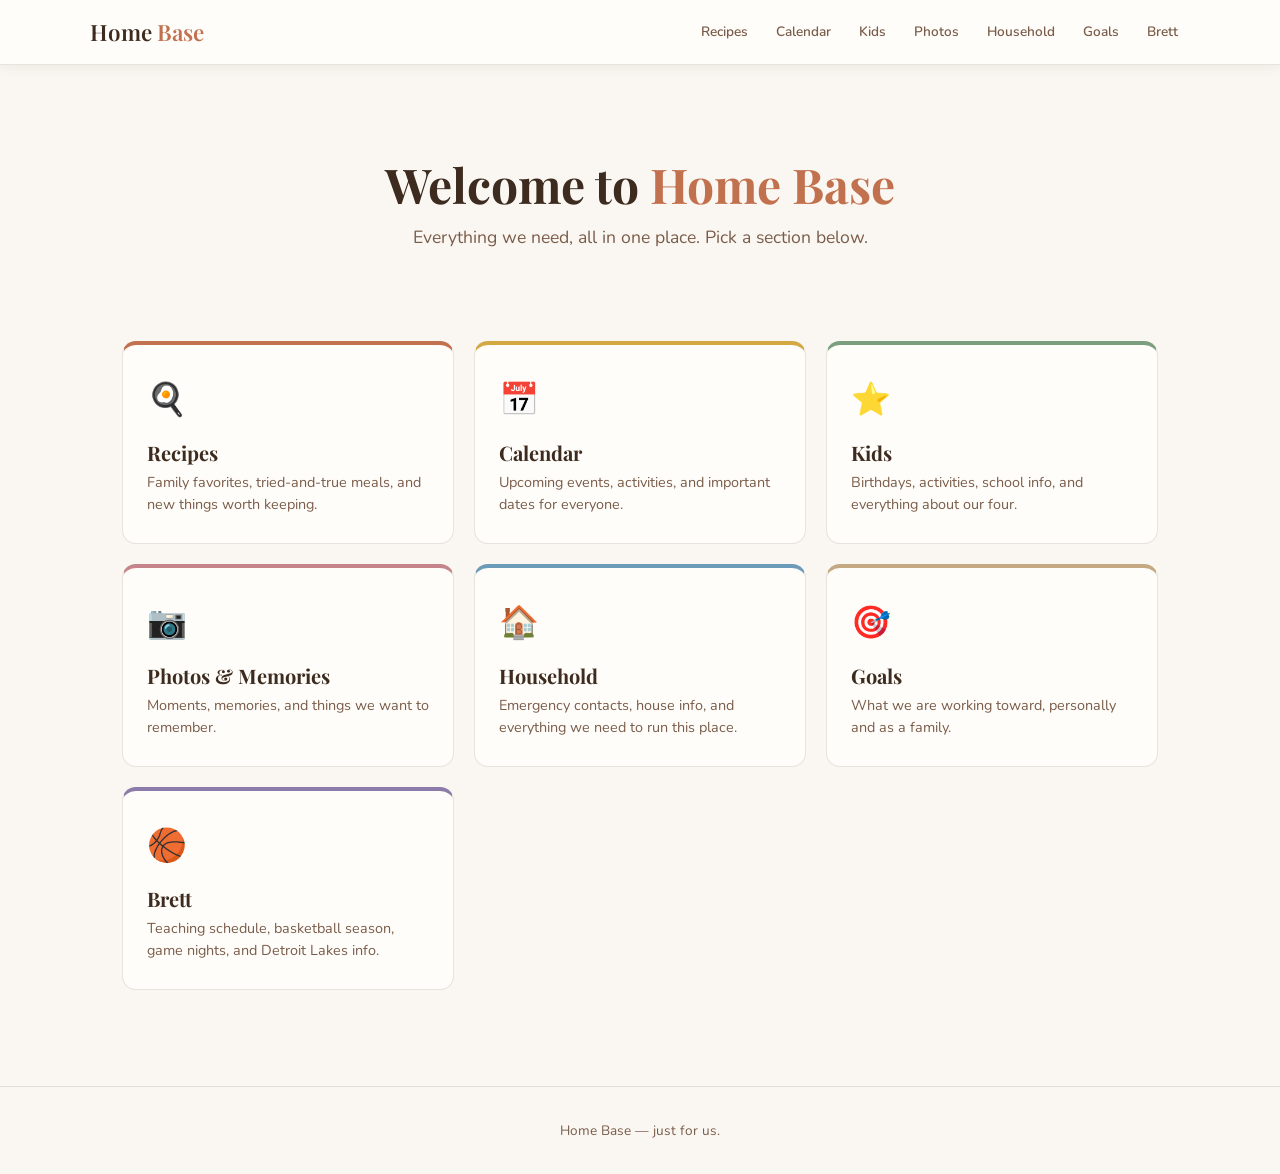
<file: index.html>
<!DOCTYPE html>
<html lang="en">
<head>
  <meta charset="UTF-8" />
  <meta name="viewport" content="width=device-width, initial-scale=1.0" />
  <title>Home Base</title>
  <link rel="stylesheet" href="style.css" />
</head>
<body>

  <header>
    <div class="header-inner">
      <a href="index.html" class="site-title">Home <span>Base</span></a>
      <button class="hamburger" aria-label="Open menu" onclick="document.querySelector('nav').classList.toggle('open')">☰</button>
      <nav>
        <a href="recipes.html">Recipes</a>
        <a href="calendar.html">Calendar</a>
        <a href="kids.html">Kids</a>
        <a href="photos.html">Photos</a>
        <a href="household.html">Household</a>
        <a href="goals.html">Goals</a>
        <a href="brett.html">Brett</a>
      </nav>
    </div>
  </header>

  <main>
    <div class="hero">
      <h1>Welcome to <span>Home Base</span></h1>
      <p>Everything we need, all in one place. Pick a section below.</p>
    </div>

    <div class="nav-grid">

      <!-- RECIPES -->
      <a href="recipes.html" class="nav-card recipes">
        <span class="nav-card-icon">🍳</span>
        <h2>Recipes</h2>
        <p>Family favorites, tried-and-true meals, and new things worth keeping.</p>
      </a>

      <!-- CALENDAR -->
      <a href="calendar.html" class="nav-card calendar">
        <span class="nav-card-icon">📅</span>
        <h2>Calendar</h2>
        <p>Upcoming events, activities, and important dates for everyone.</p>
      </a>

      <!-- KIDS -->
      <a href="kids.html" class="nav-card kids">
        <span class="nav-card-icon">⭐</span>
        <h2>Kids</h2>
        <p>Birthdays, activities, school info, and everything about our four.</p>
      </a>

      <!-- PHOTOS -->
      <a href="photos.html" class="nav-card photos">
        <span class="nav-card-icon">📷</span>
        <h2>Photos & Memories</h2>
        <p>Moments, memories, and things we want to remember.</p>
      </a>

      <!-- HOUSEHOLD -->
      <a href="household.html" class="nav-card household">
        <span class="nav-card-icon">🏠</span>
        <h2>Household</h2>
        <p>Emergency contacts, house info, and everything we need to run this place.</p>
      </a>

      <!-- GOALS -->
      <a href="goals.html" class="nav-card goals">
        <span class="nav-card-icon">🎯</span>
        <h2>Goals</h2>
        <p>What we are working toward, personally and as a family.</p>
      </a>

      <!-- BRETT -->
      <a href="brett.html" class="nav-card brett">
        <span class="nav-card-icon">🏀</span>
        <h2>Brett</h2>
        <p>Teaching schedule, basketball season, game nights, and Detroit Lakes info.</p>
      </a>

    </div>
  </main>

  <footer>
    <p>Home Base &mdash; just for us.</p>
  </footer>

</body>
</html>
</file>
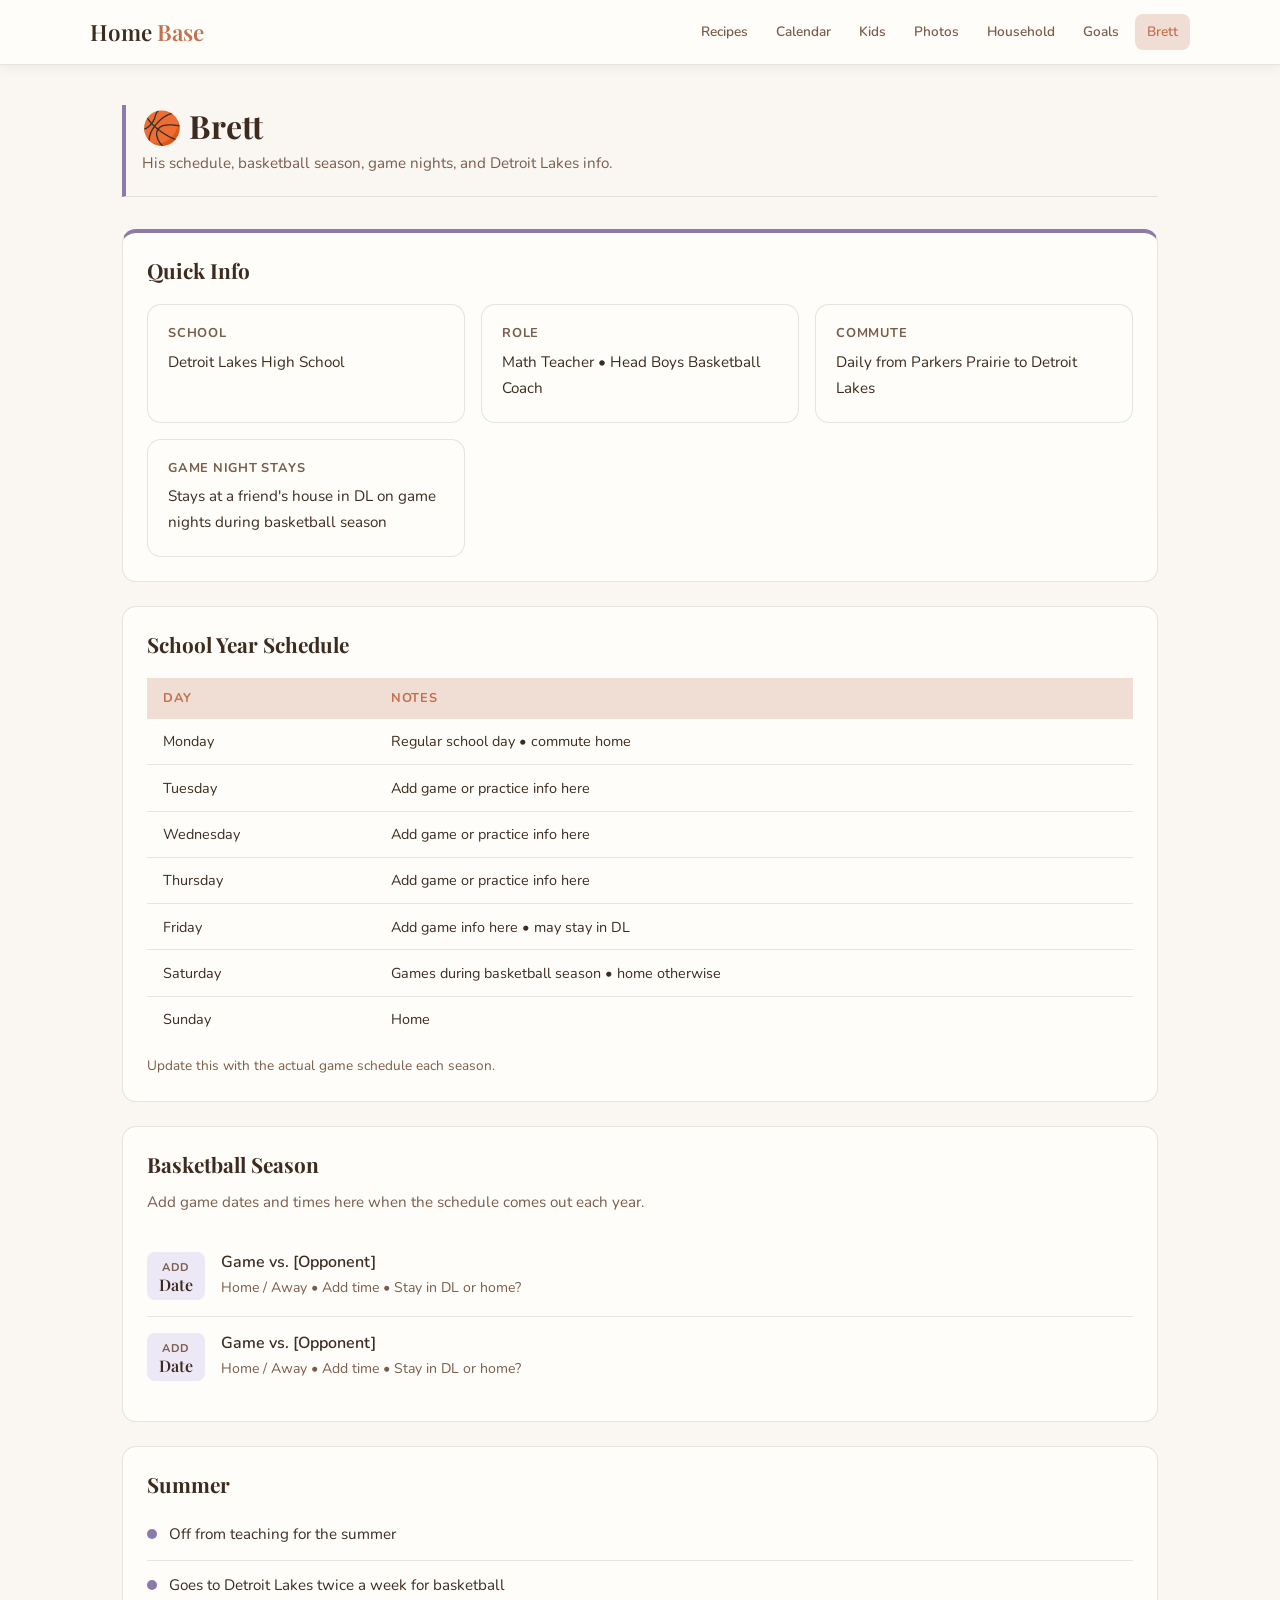
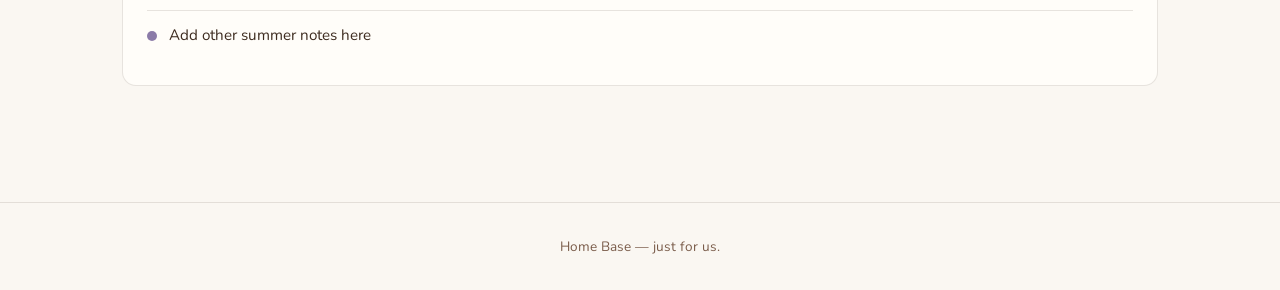
<file: brett.html>
<!DOCTYPE html>
<html lang="en">
<head>
  <meta charset="UTF-8" />
  <meta name="viewport" content="width=device-width, initial-scale=1.0" />
  <title>Brett — Home Base</title>
  <link rel="stylesheet" href="style.css" />
  <style>
    .brett-accent { border-top: 4px solid #8B7BA8; }
    .page-header.accent-brett { border-left: 4px solid #8B7BA8; padding-left: 1rem; }
  </style>
</head>
<body>

  <header>
    <div class="header-inner">
      <a href="index.html" class="site-title">Home <span>Base</span></a>
      <button class="hamburger" aria-label="Open menu" onclick="document.querySelector('nav').classList.toggle('open')">☰</button>
      <nav>
        <a href="recipes.html">Recipes</a>
        <a href="calendar.html">Calendar</a>
        <a href="kids.html">Kids</a>
        <a href="photos.html">Photos</a>
        <a href="household.html">Household</a>
        <a href="goals.html">Goals</a>
        <a href="brett.html" class="active">Brett</a>
      </nav>
    </div>
  </header>

  <main>
    <div class="page-header accent-brett">
      <h1>🏀 Brett</h1>
      <p>His schedule, basketball season, game nights, and Detroit Lakes info.</p>
    </div>

    <!-- QUICK INFO -->
    <div class="card brett-accent" style="margin-bottom:1.5rem;">
      <h2 style="margin-bottom:1.25rem;">Quick Info</h2>
      <div class="contact-grid">

        <div class="contact-card">
          <h3>School</h3>
          <p>Detroit Lakes High School</p>
        </div>

        <div class="contact-card">
          <h3>Role</h3>
          <p>Math Teacher &bull; Head Boys Basketball Coach</p>
        </div>

        <div class="contact-card">
          <h3>Commute</h3>
          <p>Daily from Parkers Prairie to Detroit Lakes</p>
        </div>

        <div class="contact-card">
          <h3>Game Night Stays</h3>
          <p>Stays at a friend's house in DL on game nights during basketball season</p>
        </div>

      </div>
    </div>

    <!-- SCHOOL YEAR SCHEDULE -->
    <div class="card" style="margin-bottom:1.5rem;">
      <h2 style="margin-bottom:1.25rem;">School Year Schedule</h2>
      <table class="schedule-table">
        <thead>
          <tr>
            <th>Day</th>
            <th>Notes</th>
          </tr>
        </thead>
        <tbody>
          <tr><td>Monday</td><td>Regular school day &bull; commute home</td></tr>
          <tr><td>Tuesday</td><td>Add game or practice info here</td></tr>
          <tr><td>Wednesday</td><td>Add game or practice info here</td></tr>
          <tr><td>Thursday</td><td>Add game or practice info here</td></tr>
          <tr><td>Friday</td><td>Add game info here &bull; may stay in DL</td></tr>
          <tr><td>Saturday</td><td>Games during basketball season &bull; home otherwise</td></tr>
          <tr><td>Sunday</td><td>Home</td></tr>
        </tbody>
      </table>
      <p style="font-size:0.85rem; color:var(--brown-mid); margin-top:0.75rem;">Update this with the actual game schedule each season.</p>
    </div>

    <!-- BASKETBALL SEASON -->
    <div class="card" style="margin-bottom:1.5rem;">
      <h2 style="margin-bottom:0.75rem;">Basketball Season</h2>
      <p style="font-size:0.95rem; color:var(--brown-mid); margin-bottom:1.25rem;">Add game dates and times here when the schedule comes out each year.</p>
      <ul class="event-list">

        <li class="event-item">
          <div class="event-date" style="background:#EDE8F5;">
            <span class="month">Add</span>
            <span class="day" style="font-size:1rem;">Date</span>
          </div>
          <div class="event-info">
            <h3>Game vs. [Opponent]</h3>
            <p>Home / Away &bull; Add time &bull; Stay in DL or home?</p>
          </div>
        </li>

        <li class="event-item">
          <div class="event-date" style="background:#EDE8F5;">
            <span class="month">Add</span>
            <span class="day" style="font-size:1rem;">Date</span>
          </div>
          <div class="event-info">
            <h3>Game vs. [Opponent]</h3>
            <p>Home / Away &bull; Add time &bull; Stay in DL or home?</p>
          </div>
        </li>

      </ul>
    </div>

    <!-- SUMMER -->
    <div class="card">
      <h2 style="margin-bottom:0.75rem;">Summer</h2>
      <ul class="goal-list">
        <li class="goal-item"><span class="goal-dot" style="background:#8B7BA8;"></span>Off from teaching for the summer</li>
        <li class="goal-item"><span class="goal-dot" style="background:#8B7BA8;"></span>Goes to Detroit Lakes twice a week for basketball</li>
        <li class="goal-item"><span class="goal-dot" style="background:#8B7BA8;"></span>Add other summer notes here</li>
      </ul>
    </div>

  </main>

  <footer>
    <p>Home Base &mdash; just for us.</p>
  </footer>

</body>
</html>
</file>
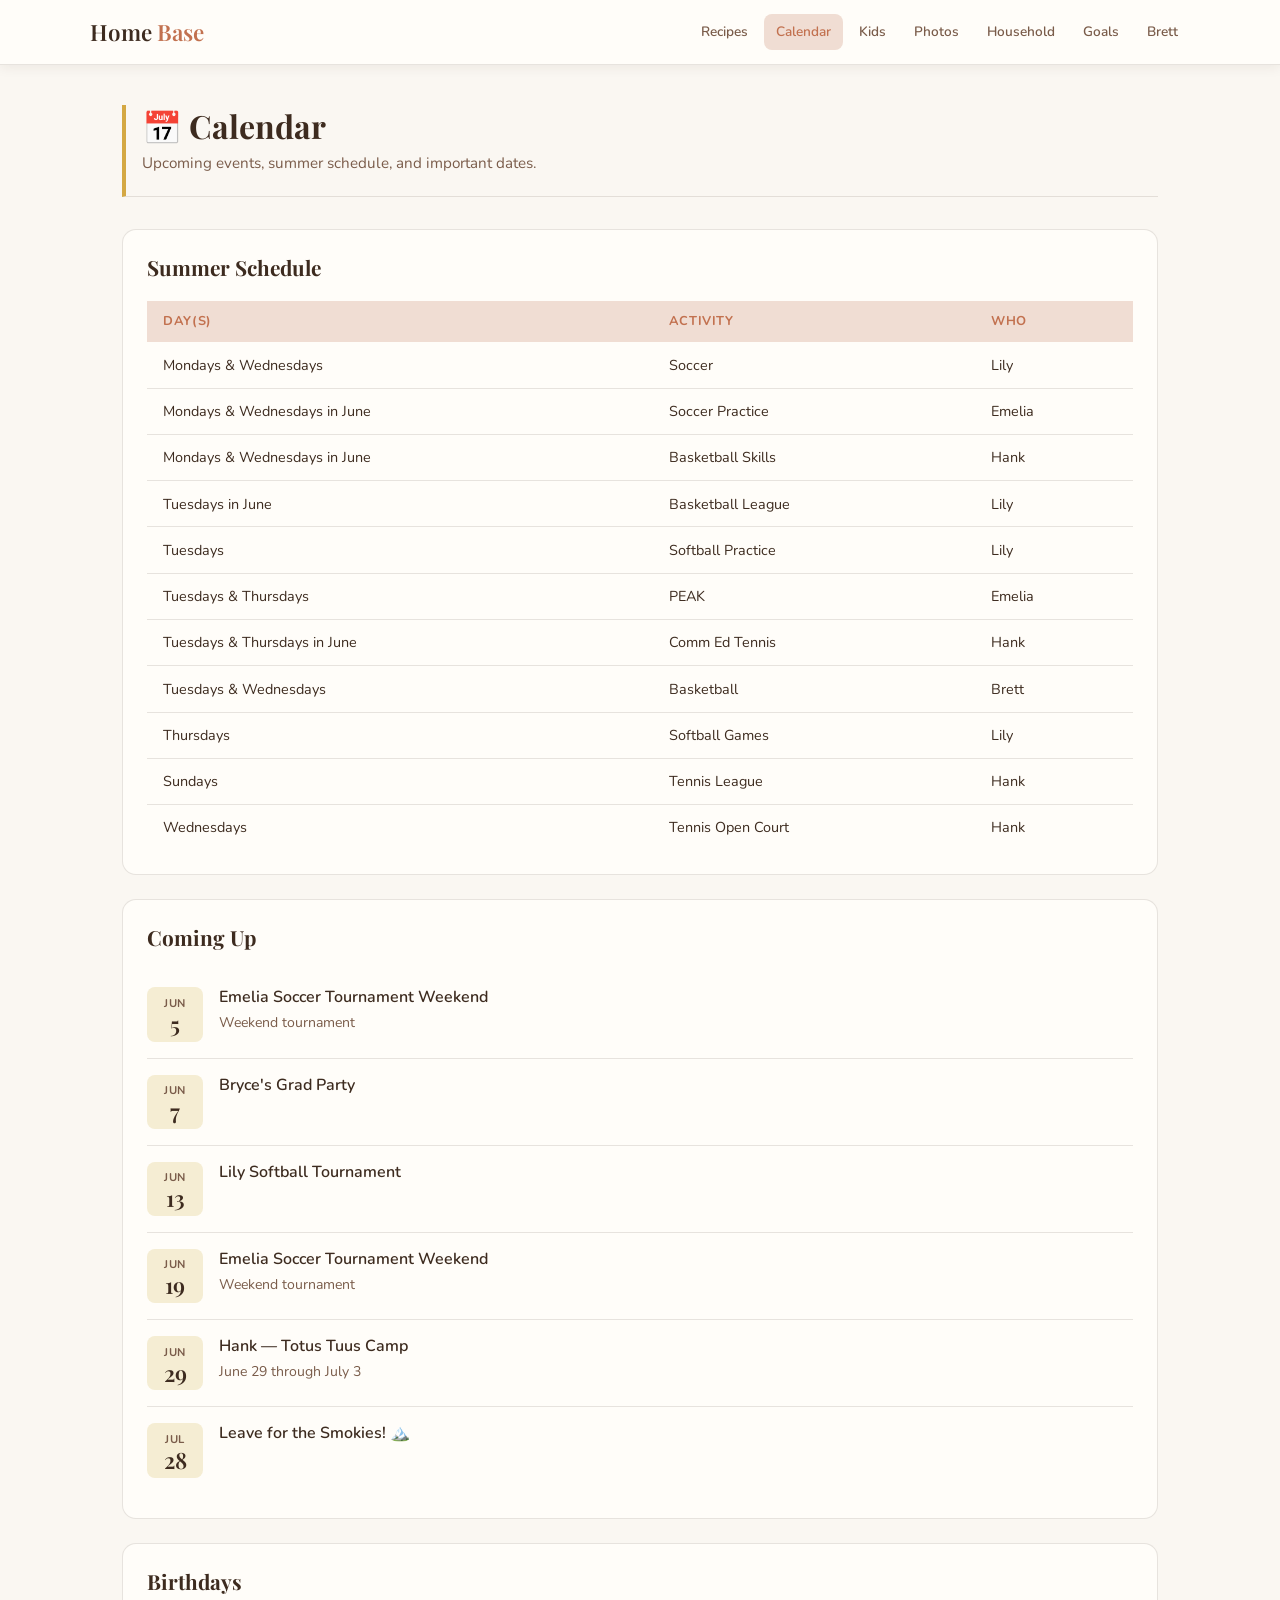
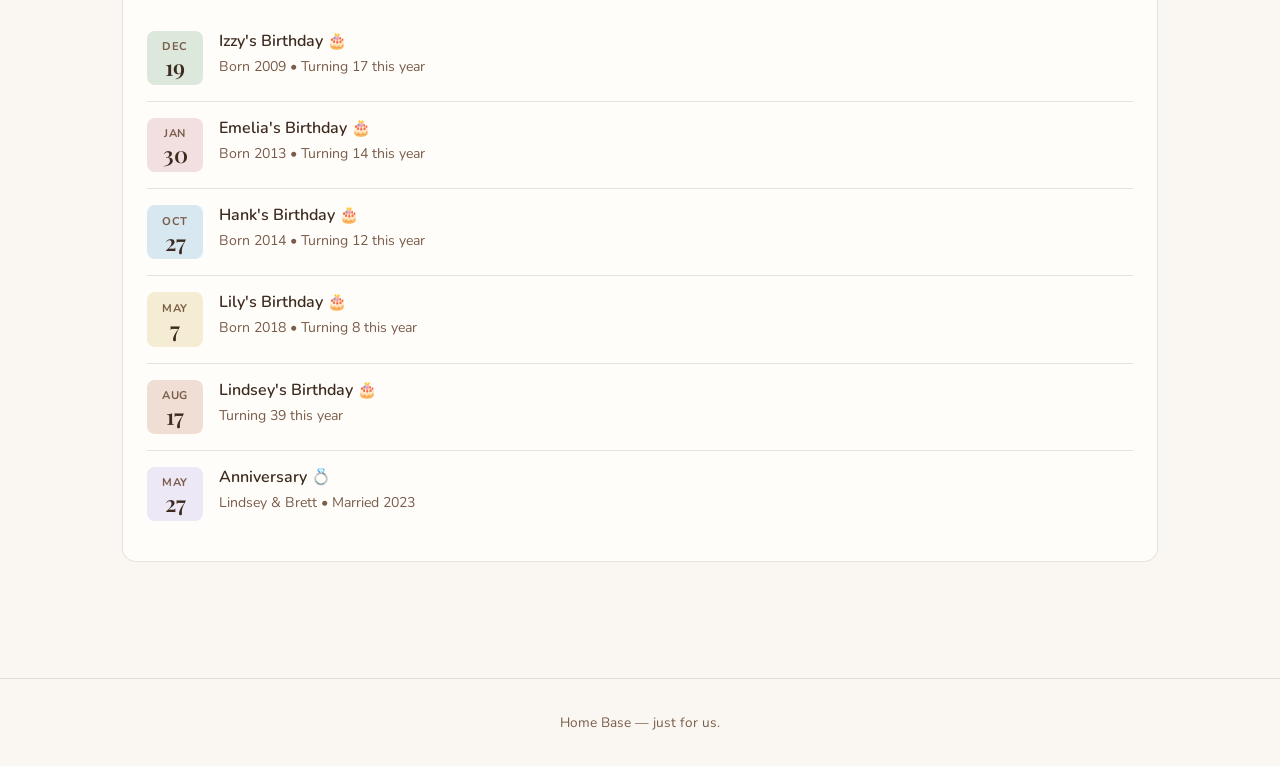
<file: calendar.html>
<!DOCTYPE html>
<html lang="en">
<head>
  <meta charset="UTF-8" />
  <meta name="viewport" content="width=device-width, initial-scale=1.0" />
  <title>Calendar — Home Base</title>
  <link rel="stylesheet" href="style.css" />
</head>
<body>

  <header>
    <div class="header-inner">
      <a href="index.html" class="site-title">Home <span>Base</span></a>
      <button class="hamburger" aria-label="Open menu" onclick="document.querySelector('nav').classList.toggle('open')">☰</button>
      <nav>
        <a href="recipes.html">Recipes</a>
        <a href="calendar.html" class="active">Calendar</a>
        <a href="kids.html">Kids</a>
        <a href="photos.html">Photos</a>
        <a href="household.html">Household</a>
        <a href="goals.html">Goals</a>
        <a href="brett.html">Brett</a>
      </nav>
    </div>
  </header>

  <main>
    <div class="page-header accent-calendar">
      <h1>📅 Calendar</h1>
      <p>Upcoming events, summer schedule, and important dates.</p>
    </div>

    <!-- SUMMER SCHEDULE -->
    <div class="card" style="margin-bottom:1.5rem;">
      <h2 style="margin-bottom:1.25rem;">Summer Schedule</h2>
      <table class="schedule-table">
        <thead>
          <tr>
            <th>Day(s)</th>
            <th>Activity</th>
            <th>Who</th>
          </tr>
        </thead>
        <tbody>
          <tr><td>Mondays &amp; Wednesdays</td><td>Soccer</td><td>Lily</td></tr>
          <tr><td>Mondays &amp; Wednesdays in June</td><td>Soccer Practice</td><td>Emelia</td></tr>
          <tr><td>Mondays &amp; Wednesdays in June</td><td>Basketball Skills</td><td>Hank</td></tr>
          <tr><td>Tuesdays in June</td><td>Basketball League</td><td>Lily</td></tr>
          <tr><td>Tuesdays</td><td>Softball Practice</td><td>Lily</td></tr>
          <tr><td>Tuesdays &amp; Thursdays</td><td>PEAK</td><td>Emelia</td></tr>
          <tr><td>Tuesdays &amp; Thursdays in June</td><td>Comm Ed Tennis</td><td>Hank</td></tr>
          <tr><td>Tuesdays &amp; Wednesdays</td><td>Basketball</td><td>Brett</td></tr>
          <tr><td>Thursdays</td><td>Softball Games</td><td>Lily</td></tr>
          <tr><td>Sundays</td><td>Tennis League</td><td>Hank</td></tr>
          <tr><td>Wednesdays</td><td>Tennis Open Court</td><td>Hank</td></tr>
        </tbody>
      </table>
    </div>

    <!-- COMING UP -->
    <div class="card" style="margin-bottom:1.5rem;">
      <h2 style="margin-bottom:1.25rem;">Coming Up</h2>
      <ul class="event-list">

        <li class="event-item">
          <div class="event-date">
            <span class="month">Jun</span>
            <span class="day">5</span>
          </div>
          <div class="event-info">
            <h3>Emelia Soccer Tournament Weekend</h3>
            <p>Weekend tournament</p>
          </div>
        </li>

        <li class="event-item">
          <div class="event-date">
            <span class="month">Jun</span>
            <span class="day">7</span>
          </div>
          <div class="event-info">
            <h3>Bryce's Grad Party</h3>
            <p></p>
          </div>
        </li>

        <li class="event-item">
          <div class="event-date">
            <span class="month">Jun</span>
            <span class="day">13</span>
          </div>
          <div class="event-info">
            <h3>Lily Softball Tournament</h3>
            <p></p>
          </div>
        </li>

        <li class="event-item">
          <div class="event-date">
            <span class="month">Jun</span>
            <span class="day">19</span>
          </div>
          <div class="event-info">
            <h3>Emelia Soccer Tournament Weekend</h3>
            <p>Weekend tournament</p>
          </div>
        </li>

        <li class="event-item">
          <div class="event-date">
            <span class="month">Jun</span>
            <span class="day">29</span>
          </div>
          <div class="event-info">
            <h3>Hank — Totus Tuus Camp</h3>
            <p>June 29 through July 3</p>
          </div>
        </li>

        <li class="event-item">
          <div class="event-date">
            <span class="month">Jul</span>
            <span class="day">28</span>
          </div>
          <div class="event-info">
            <h3>Leave for the Smokies! 🏔️</h3>
            <p></p>
          </div>
        </li>

      </ul>
    </div>

    <!-- BIRTHDAYS -->
    <div class="card" style="margin-top:1.5rem;">
      <h2 style="margin-bottom:1.25rem;">Birthdays</h2>
      <ul class="event-list">

        <li class="event-item">
          <div class="event-date" style="background:var(--sage-light);">
            <span class="month">Dec</span>
            <span class="day">19</span>
          </div>
          <div class="event-info">
            <h3>Izzy's Birthday 🎂</h3>
            <p>Born 2009 &bull; Turning 17 this year</p>
          </div>
        </li>

        <li class="event-item">
          <div class="event-date" style="background:var(--dusty-rose-light);">
            <span class="month">Jan</span>
            <span class="day">30</span>
          </div>
          <div class="event-info">
            <h3>Emelia's Birthday 🎂</h3>
            <p>Born 2013 &bull; Turning 14 this year</p>
          </div>
        </li>

        <li class="event-item">
          <div class="event-date" style="background:var(--sky-light);">
            <span class="month">Oct</span>
            <span class="day">27</span>
          </div>
          <div class="event-info">
            <h3>Hank's Birthday 🎂</h3>
            <p>Born 2014 &bull; Turning 12 this year</p>
          </div>
        </li>

        <li class="event-item">
          <div class="event-date" style="background:var(--golden-light);">
            <span class="month">May</span>
            <span class="day">7</span>
          </div>
          <div class="event-info">
            <h3>Lily's Birthday 🎂</h3>
            <p>Born 2018 &bull; Turning 8 this year</p>
          </div>
        </li>

        <li class="event-item">
          <div class="event-date" style="background:var(--terracotta-light);">
            <span class="month">Aug</span>
            <span class="day">17</span>
          </div>
          <div class="event-info">
            <h3>Lindsey's Birthday 🎂</h3>
            <p>Turning 39 this year</p>
          </div>
        </li>

        <li class="event-item">
          <div class="event-date" style="background:#EDE8F5;">
            <span class="month">May</span>
            <span class="day">27</span>
          </div>
          <div class="event-info">
            <h3>Anniversary 💍</h3>
            <p>Lindsey &amp; Brett &bull; Married 2023</p>
          </div>
        </li>

      </ul>
    </div>

  </main>

  <footer>
    <p>Home Base &mdash; just for us.</p>
  </footer>

</body>
</html>
</file>
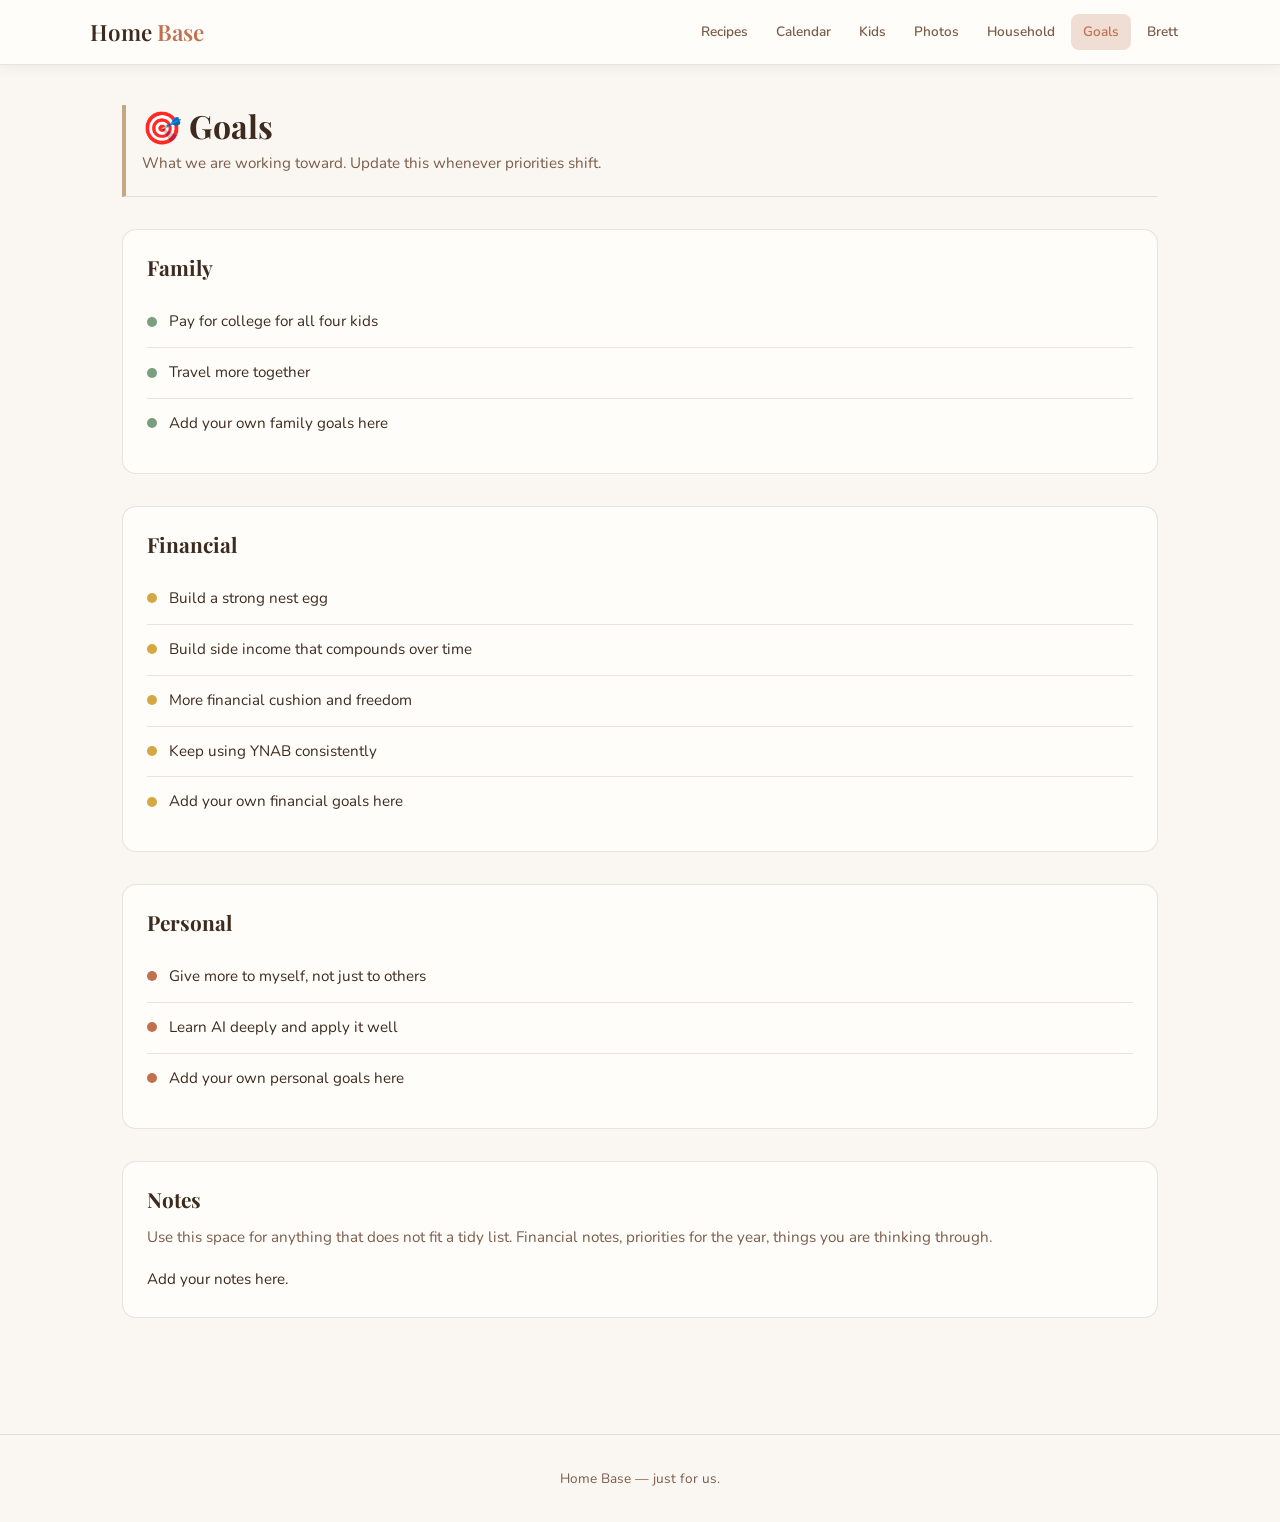
<file: goals.html>
<!DOCTYPE html>
<html lang="en">
<head>
  <meta charset="UTF-8" />
  <meta name="viewport" content="width=device-width, initial-scale=1.0" />
  <title>Goals — Home Base</title>
  <link rel="stylesheet" href="style.css" />
</head>
<body>

  <header>
    <div class="header-inner">
      <a href="index.html" class="site-title">Home <span>Base</span></a>
      <button class="hamburger" aria-label="Open menu" onclick="document.querySelector('nav').classList.toggle('open')">☰</button>
      <nav>
        <a href="recipes.html">Recipes</a>
        <a href="calendar.html">Calendar</a>
        <a href="kids.html">Kids</a>
        <a href="photos.html">Photos</a>
        <a href="household.html">Household</a>
        <a href="goals.html" class="active">Goals</a>
        <a href="brett.html">Brett</a>
      </nav>
    </div>
  </header>

  <main>
    <div class="page-header accent-goals">
      <h1>🎯 Goals</h1>
      <p>What we are working toward. Update this whenever priorities shift.</p>
    </div>

    <!-- FAMILY GOALS -->
    <div class="card goal-section">
      <h2>Family</h2>
      <ul class="goal-list">
        <li class="goal-item"><span class="goal-dot" style="background:var(--sage);"></span>Pay for college for all four kids</li>
        <li class="goal-item"><span class="goal-dot" style="background:var(--sage);"></span>Travel more together</li>
        <li class="goal-item"><span class="goal-dot" style="background:var(--sage);"></span>Add your own family goals here</li>
      </ul>
    </div>

    <!-- FINANCIAL GOALS -->
    <div class="card goal-section">
      <h2>Financial</h2>
      <ul class="goal-list">
        <li class="goal-item"><span class="goal-dot" style="background:var(--golden);"></span>Build a strong nest egg</li>
        <li class="goal-item"><span class="goal-dot" style="background:var(--golden);"></span>Build side income that compounds over time</li>
        <li class="goal-item"><span class="goal-dot" style="background:var(--golden);"></span>More financial cushion and freedom</li>
        <li class="goal-item"><span class="goal-dot" style="background:var(--golden);"></span>Keep using YNAB consistently</li>
        <li class="goal-item"><span class="goal-dot" style="background:var(--golden);"></span>Add your own financial goals here</li>
      </ul>
    </div>

    <!-- PERSONAL GOALS -->
    <div class="card goal-section">
      <h2>Personal</h2>
      <ul class="goal-list">
        <li class="goal-item"><span class="goal-dot" style="background:var(--terracotta);"></span>Give more to myself, not just to others</li>
        <li class="goal-item"><span class="goal-dot" style="background:var(--terracotta);"></span>Learn AI deeply and apply it well</li>
        <li class="goal-item"><span class="goal-dot" style="background:var(--terracotta);"></span>Add your own personal goals here</li>
      </ul>
    </div>

    <!-- NOTES -->
    <div class="card">
      <h2 style="margin-bottom:0.75rem;">Notes</h2>
      <p style="font-size:0.95rem; color:var(--brown-mid);">Use this space for anything that does not fit a tidy list. Financial notes, priorities for the year, things you are thinking through.</p>
      <p style="margin-top:1rem; font-size:0.95rem;">Add your notes here.</p>
    </div>

  </main>

  <footer>
    <p>Home Base &mdash; just for us.</p>
  </footer>

</body>
</html>
</file>
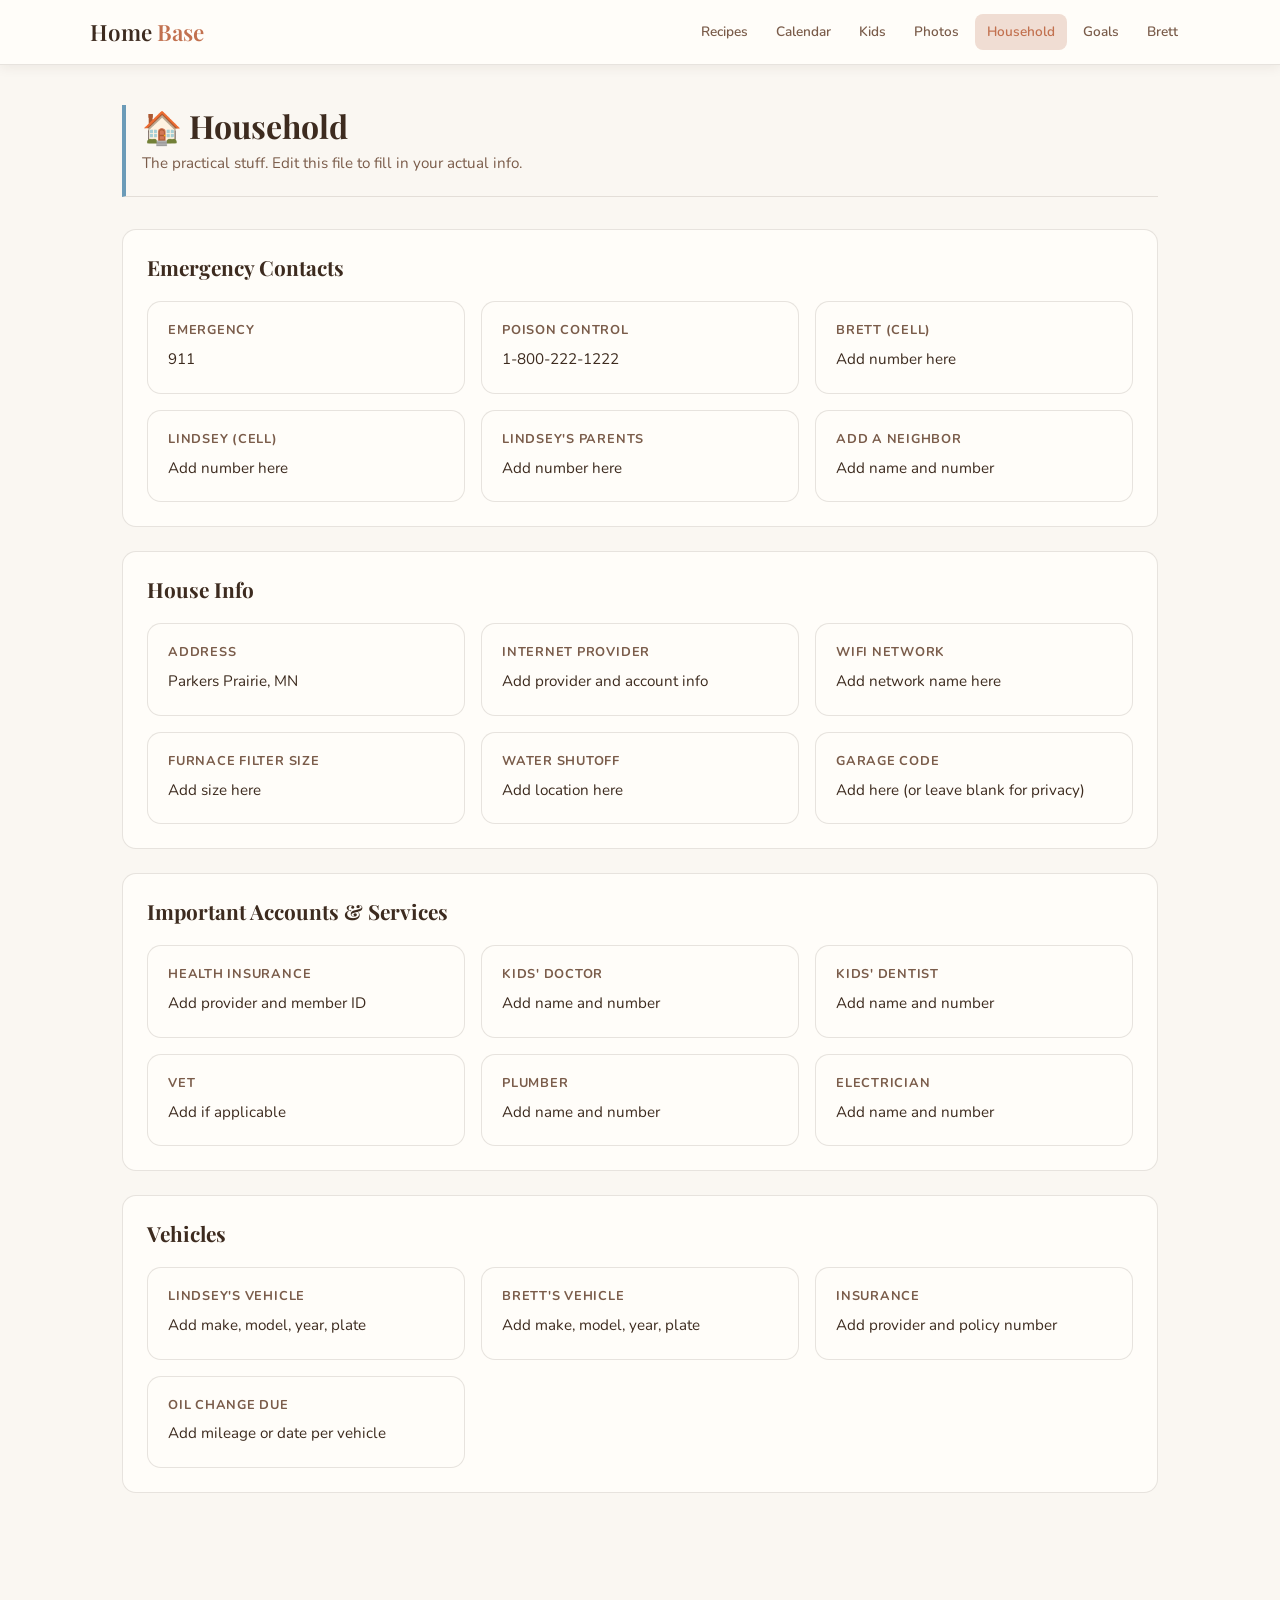
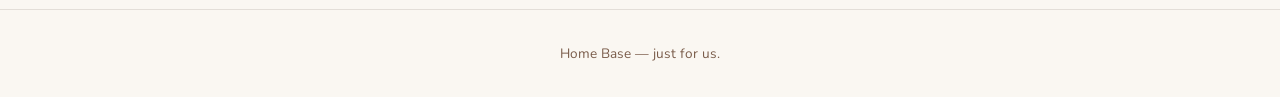
<file: household.html>
<!DOCTYPE html>
<html lang="en">
<head>
  <meta charset="UTF-8" />
  <meta name="viewport" content="width=device-width, initial-scale=1.0" />
  <title>Household — Home Base</title>
  <link rel="stylesheet" href="style.css" />
</head>
<body>

  <header>
    <div class="header-inner">
      <a href="index.html" class="site-title">Home <span>Base</span></a>
      <button class="hamburger" aria-label="Open menu" onclick="document.querySelector('nav').classList.toggle('open')">☰</button>
      <nav>
        <a href="recipes.html">Recipes</a>
        <a href="calendar.html">Calendar</a>
        <a href="kids.html">Kids</a>
        <a href="photos.html">Photos</a>
        <a href="household.html" class="active">Household</a>
        <a href="goals.html">Goals</a>
        <a href="brett.html">Brett</a>
      </nav>
    </div>
  </header>

  <main>
    <div class="page-header accent-household">
      <h1>🏠 Household</h1>
      <p>The practical stuff. Edit this file to fill in your actual info.</p>
    </div>

    <!-- EMERGENCY CONTACTS -->
    <div class="card" style="margin-bottom:1.5rem;">
      <h2 style="margin-bottom:1.25rem;">Emergency Contacts</h2>
      <div class="contact-grid">

        <div class="contact-card">
          <h3>Emergency</h3>
          <p>911</p>
        </div>

        <div class="contact-card">
          <h3>Poison Control</h3>
          <p>1-800-222-1222</p>
        </div>

        <div class="contact-card">
          <h3>Brett (cell)</h3>
          <p>Add number here</p>
        </div>

        <div class="contact-card">
          <h3>Lindsey (cell)</h3>
          <p>Add number here</p>
        </div>

        <div class="contact-card">
          <h3>Lindsey's parents</h3>
          <p>Add number here</p>
        </div>

        <div class="contact-card">
          <h3>Add a neighbor</h3>
          <p>Add name and number</p>
        </div>

      </div>
    </div>

    <!-- HOUSE INFO -->
    <div class="card" style="margin-bottom:1.5rem;">
      <h2 style="margin-bottom:1.25rem;">House Info</h2>
      <div class="contact-grid">

        <div class="contact-card">
          <h3>Address</h3>
          <p>Parkers Prairie, MN</p>
        </div>

        <div class="contact-card">
          <h3>Internet Provider</h3>
          <p>Add provider and account info</p>
        </div>

        <div class="contact-card">
          <h3>WiFi Network</h3>
          <p>Add network name here</p>
        </div>

        <div class="contact-card">
          <h3>Furnace Filter Size</h3>
          <p>Add size here</p>
        </div>

        <div class="contact-card">
          <h3>Water Shutoff</h3>
          <p>Add location here</p>
        </div>

        <div class="contact-card">
          <h3>Garage Code</h3>
          <p>Add here (or leave blank for privacy)</p>
        </div>

      </div>
    </div>

    <!-- IMPORTANT ACCOUNTS -->
    <div class="card" style="margin-bottom:1.5rem;">
      <h2 style="margin-bottom:1.25rem;">Important Accounts & Services</h2>
      <div class="contact-grid">

        <div class="contact-card">
          <h3>Health Insurance</h3>
          <p>Add provider and member ID</p>
        </div>

        <div class="contact-card">
          <h3>Kids' Doctor</h3>
          <p>Add name and number</p>
        </div>

        <div class="contact-card">
          <h3>Kids' Dentist</h3>
          <p>Add name and number</p>
        </div>

        <div class="contact-card">
          <h3>Vet</h3>
          <p>Add if applicable</p>
        </div>

        <div class="contact-card">
          <h3>Plumber</h3>
          <p>Add name and number</p>
        </div>

        <div class="contact-card">
          <h3>Electrician</h3>
          <p>Add name and number</p>
        </div>

      </div>
    </div>

    <!-- VEHICLES -->
    <div class="card">
      <h2 style="margin-bottom:1.25rem;">Vehicles</h2>
      <div class="contact-grid">

        <div class="contact-card">
          <h3>Lindsey's Vehicle</h3>
          <p>Add make, model, year, plate</p>
        </div>

        <div class="contact-card">
          <h3>Brett's Vehicle</h3>
          <p>Add make, model, year, plate</p>
        </div>

        <div class="contact-card">
          <h3>Insurance</h3>
          <p>Add provider and policy number</p>
        </div>

        <div class="contact-card">
          <h3>Oil Change Due</h3>
          <p>Add mileage or date per vehicle</p>
        </div>

      </div>
    </div>

  </main>

  <footer>
    <p>Home Base &mdash; just for us.</p>
  </footer>

</body>
</html>
</file>
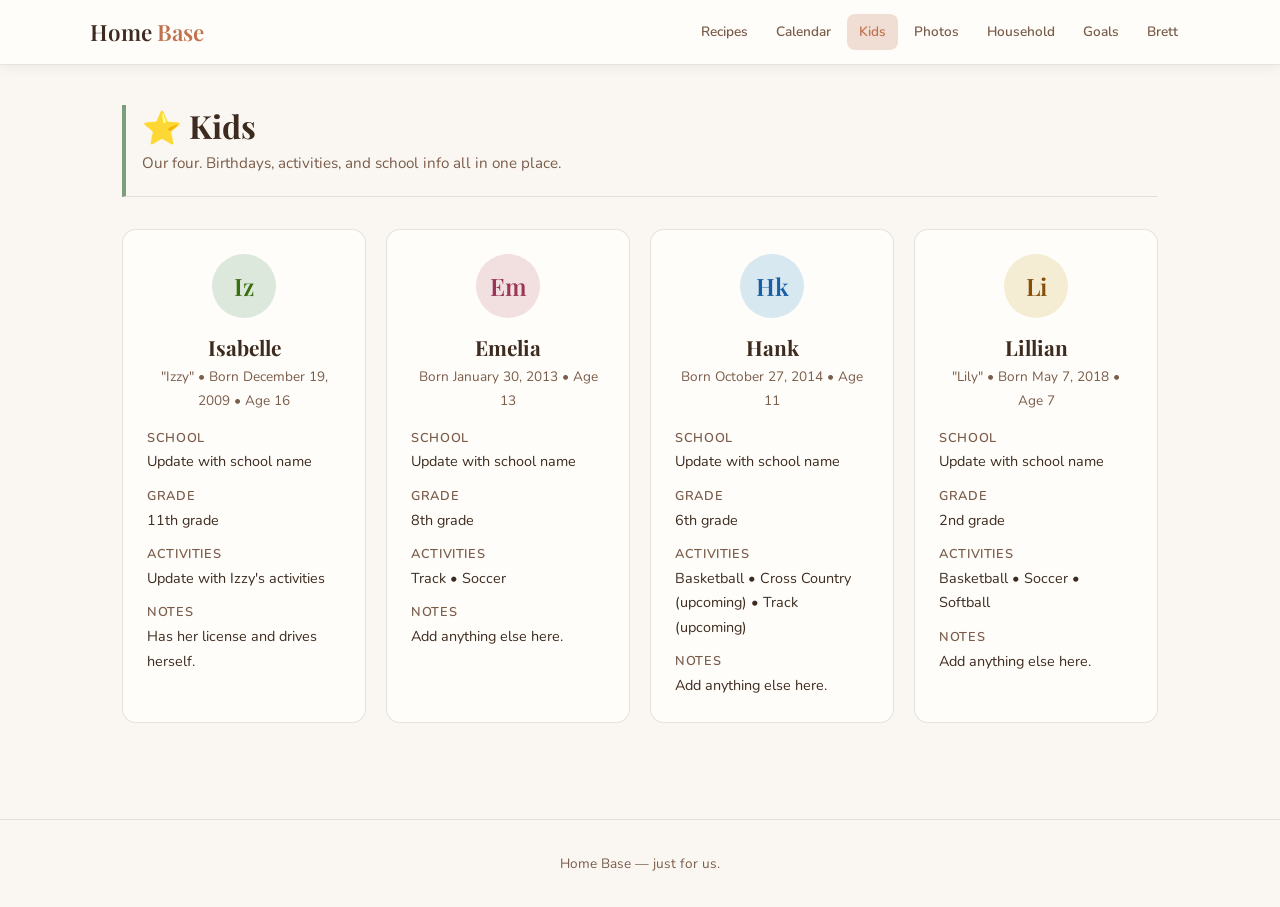
<file: kids.html>
<!DOCTYPE html>
<html lang="en">
<head>
  <meta charset="UTF-8" />
  <meta name="viewport" content="width=device-width, initial-scale=1.0" />
  <title>Kids — Home Base</title>
  <link rel="stylesheet" href="style.css" />
</head>
<body>

  <header>
    <div class="header-inner">
      <a href="index.html" class="site-title">Home <span>Base</span></a>
      <button class="hamburger" aria-label="Open menu" onclick="document.querySelector('nav').classList.toggle('open')">☰</button>
      <nav>
        <a href="recipes.html">Recipes</a>
        <a href="calendar.html">Calendar</a>
        <a href="kids.html" class="active">Kids</a>
        <a href="photos.html">Photos</a>
        <a href="household.html">Household</a>
        <a href="goals.html">Goals</a>
        <a href="brett.html">Brett</a>
      </nav>
    </div>
  </header>

  <main>
    <div class="page-header accent-kids">
      <h1>⭐ Kids</h1>
      <p>Our four. Birthdays, activities, and school info all in one place.</p>
    </div>

    <div class="kids-grid">

      <!-- ── IZZY ── -->
      <div class="kid-card">
        <div class="kid-avatar" style="background:#DCE8DC; color:#3B6D11;">Iz</div>
        <h2>Isabelle</h2>
        <p class="kid-meta">"Izzy" &bull; Born December 19, 2009 &bull; Age 16</p>
        <dl class="kid-detail">
          <dt>School</dt>
          <dd>Update with school name</dd>
          <dt>Grade</dt>
          <dd>11th grade</dd>
          <dt>Activities</dt>
          <dd>Update with Izzy's activities</dd>
          <dt>Notes</dt>
          <dd>Has her license and drives herself.</dd>
        </dl>
      </div>

      <!-- ── EMELIA ── -->
      <div class="kid-card">
        <div class="kid-avatar" style="background:#F2E0E1; color:#993556;">Em</div>
        <h2>Emelia</h2>
        <p class="kid-meta">Born January 30, 2013 &bull; Age 13</p>
        <dl class="kid-detail">
          <dt>School</dt>
          <dd>Update with school name</dd>
          <dt>Grade</dt>
          <dd>8th grade</dd>
          <dt>Activities</dt>
          <dd>Track &bull; Soccer</dd>
          <dt>Notes</dt>
          <dd>Add anything else here.</dd>
        </dl>
      </div>

      <!-- ── HANK ── -->
      <div class="kid-card">
        <div class="kid-avatar" style="background:#D8E8F0; color:#185FA5;">Hk</div>
        <h2>Hank</h2>
        <p class="kid-meta">Born October 27, 2014 &bull; Age 11</p>
        <dl class="kid-detail">
          <dt>School</dt>
          <dd>Update with school name</dd>
          <dt>Grade</dt>
          <dd>6th grade</dd>
          <dt>Activities</dt>
          <dd>Basketball &bull; Cross Country (upcoming) &bull; Track (upcoming)</dd>
          <dt>Notes</dt>
          <dd>Add anything else here.</dd>
        </dl>
      </div>

      <!-- ── LILY ── -->
      <div class="kid-card">
        <div class="kid-avatar" style="background:#F5EDD3; color:#854F0B;">Li</div>
        <h2>Lillian</h2>
        <p class="kid-meta">"Lily" &bull; Born May 7, 2018 &bull; Age 7</p>
        <dl class="kid-detail">
          <dt>School</dt>
          <dd>Update with school name</dd>
          <dt>Grade</dt>
          <dd>2nd grade</dd>
          <dt>Activities</dt>
          <dd>Basketball &bull; Soccer &bull; Softball</dd>
          <dt>Notes</dt>
          <dd>Add anything else here.</dd>
        </dl>
      </div>

    </div>
  </main>

  <footer>
    <p>Home Base &mdash; just for us.</p>
  </footer>

</body>
</html>
</file>
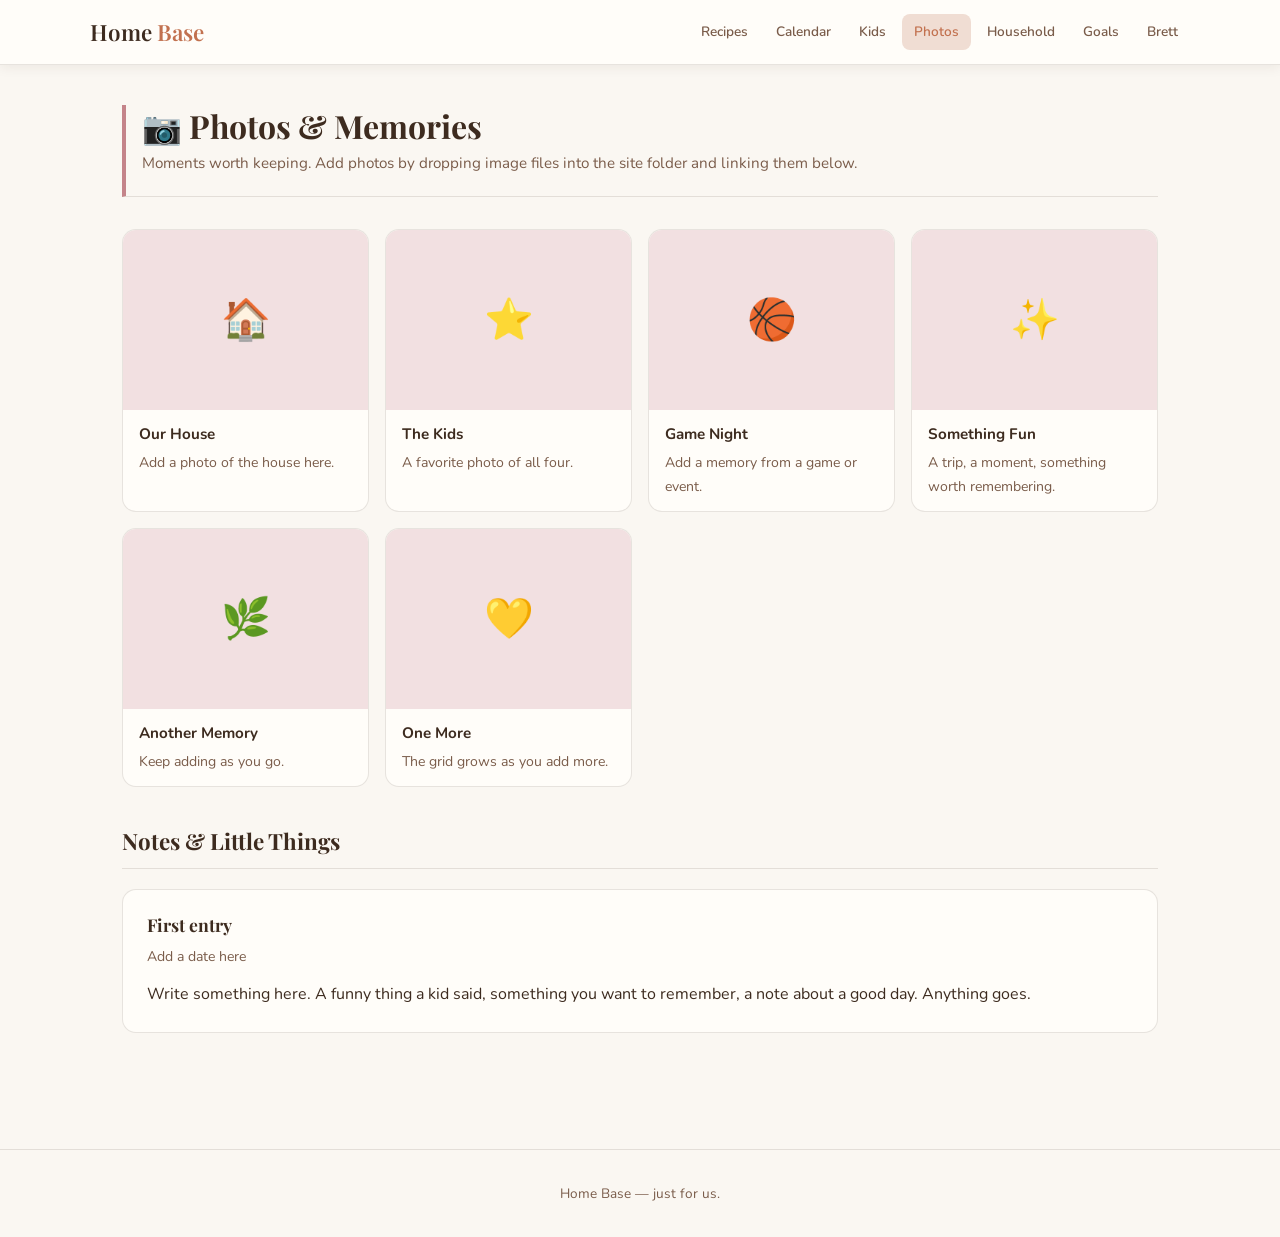
<file: photos.html>
<!DOCTYPE html>
<html lang="en">
<head>
  <meta charset="UTF-8" />
  <meta name="viewport" content="width=device-width, initial-scale=1.0" />
  <title>Photos & Memories — Home Base</title>
  <link rel="stylesheet" href="style.css" />
</head>
<body>

  <header>
    <div class="header-inner">
      <a href="index.html" class="site-title">Home <span>Base</span></a>
      <button class="hamburger" aria-label="Open menu" onclick="document.querySelector('nav').classList.toggle('open')">☰</button>
      <nav>
        <a href="recipes.html">Recipes</a>
        <a href="calendar.html">Calendar</a>
        <a href="kids.html">Kids</a>
        <a href="photos.html" class="active">Photos</a>
        <a href="household.html">Household</a>
        <a href="goals.html">Goals</a>
        <a href="brett.html">Brett</a>
      </nav>
    </div>
  </header>

  <main>
    <div class="page-header accent-photos">
      <h1>📷 Photos & Memories</h1>
      <p>Moments worth keeping. Add photos by dropping image files into the site folder and linking them below.</p>
    </div>

    <!-- ─────────────────────────────────────────────────────
         HOW TO ADD A PHOTO:
         1. Put your image file in the same folder as this page
            (e.g. "summer-2025.jpg")
         2. Copy one photo-entry block below
         3. Replace the emoji placeholder with an <img> tag:
            <img src="summer-2025.jpg" alt="Summer 2025"
                 style="width:100%; height:180px; object-fit:cover;" />
         4. Update the title and caption text
    ──────────────────────────────────────────────────────── -->

    <div class="photo-grid">

      <div class="photo-entry">
        <div class="photo-placeholder">🏠</div>
        <div class="photo-caption">
          <strong>Our House</strong>
          <p>Add a photo of the house here.</p>
        </div>
      </div>

      <div class="photo-entry">
        <div class="photo-placeholder">⭐</div>
        <div class="photo-caption">
          <strong>The Kids</strong>
          <p>A favorite photo of all four.</p>
        </div>
      </div>

      <div class="photo-entry">
        <div class="photo-placeholder">🏀</div>
        <div class="photo-caption">
          <strong>Game Night</strong>
          <p>Add a memory from a game or event.</p>
        </div>
      </div>

      <div class="photo-entry">
        <div class="photo-placeholder">✨</div>
        <div class="photo-caption">
          <strong>Something Fun</strong>
          <p>A trip, a moment, something worth remembering.</p>
        </div>
      </div>

      <div class="photo-entry">
        <div class="photo-placeholder">🌿</div>
        <div class="photo-caption">
          <strong>Another Memory</strong>
          <p>Keep adding as you go.</p>
        </div>
      </div>

      <div class="photo-entry">
        <div class="photo-placeholder">💛</div>
        <div class="photo-caption">
          <strong>One More</strong>
          <p>The grid grows as you add more.</p>
        </div>
      </div>

    </div>

    <!-- JOURNAL / NOTES section -->
    <div style="margin-top:2.5rem;">
      <h2 style="font-size:1.4rem; margin-bottom:1.25rem; padding-bottom:0.75rem; border-bottom:1px solid var(--border);">Notes & Little Things</h2>

      <!-- ─────────────────────────────────────
           Copy a .card block to add a new journal
           entry or memory note.
      ─────────────────────────────────────────── -->

      <div class="card">
        <h3 style="margin-bottom:0.5rem;">First entry</h3>
        <p style="font-size:0.88rem; color:var(--brown-mid); margin-bottom:0.75rem;">Add a date here</p>
        <p>Write something here. A funny thing a kid said, something you want to remember, a note about a good day. Anything goes.</p>
      </div>

    </div>

  </main>

  <footer>
    <p>Home Base &mdash; just for us.</p>
  </footer>

</body>
</html>
</file>
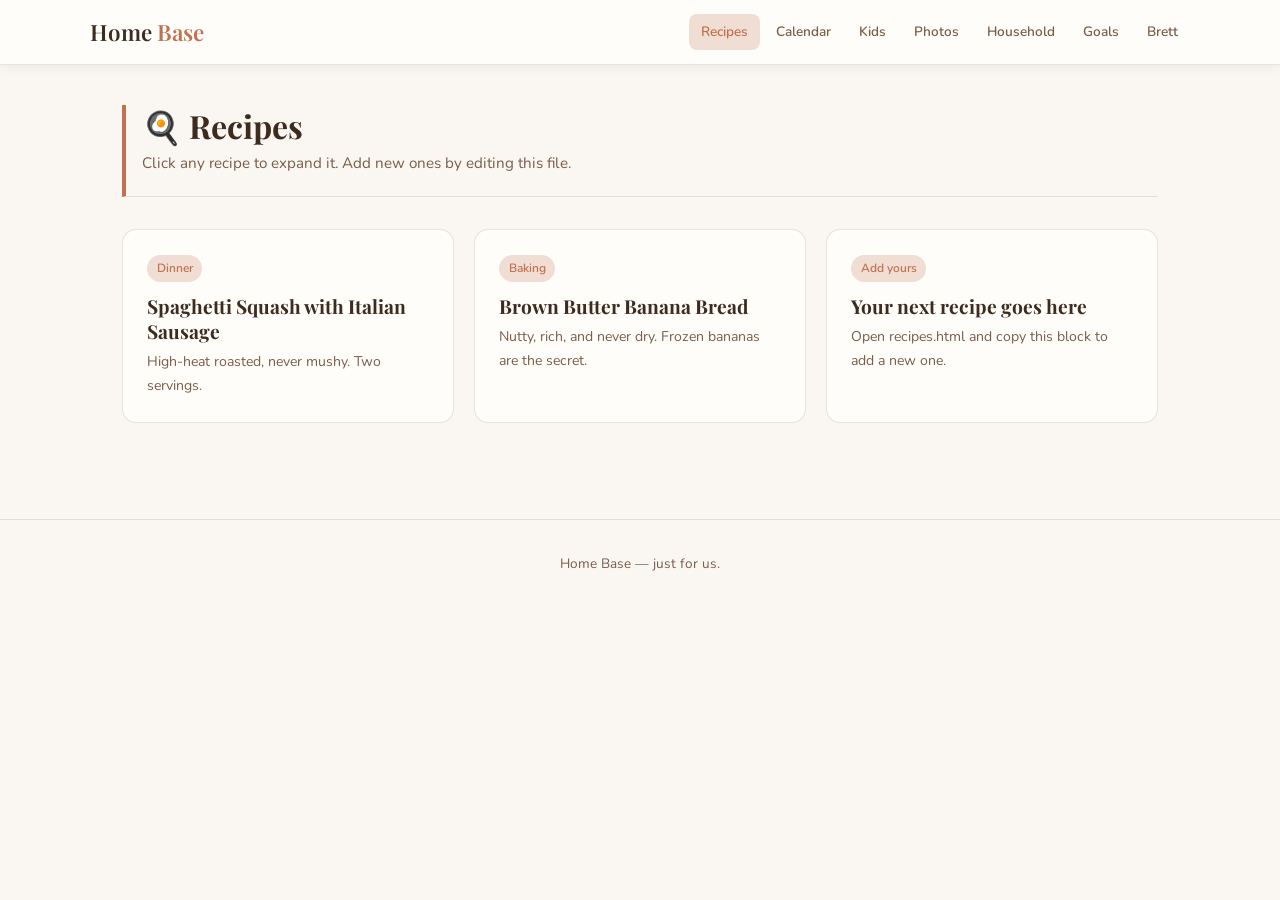
<file: recipes.html>
<!DOCTYPE html>
<html lang="en">
<head>
  <meta charset="UTF-8" />
  <meta name="viewport" content="width=device-width, initial-scale=1.0" />
  <title>Recipes — Home Base</title>
  <link rel="stylesheet" href="style.css" />
</head>
<body>

  <header>
    <div class="header-inner">
      <a href="index.html" class="site-title">Home <span>Base</span></a>
      <button class="hamburger" aria-label="Open menu" onclick="document.querySelector('nav').classList.toggle('open')">☰</button>
      <nav>
        <a href="recipes.html" class="active">Recipes</a>
        <a href="calendar.html">Calendar</a>
        <a href="kids.html">Kids</a>
        <a href="photos.html">Photos</a>
        <a href="household.html">Household</a>
        <a href="goals.html">Goals</a>
        <a href="brett.html">Brett</a>
      </nav>
    </div>
  </header>

  <main>
    <div class="page-header accent-recipes">
      <h1>🍳 Recipes</h1>
      <p>Click any recipe to expand it. Add new ones by editing this file.</p>
    </div>

    <div class="recipe-grid">

      <!-- ─────────────────────────────────────────
           TO ADD A NEW RECIPE: Copy one recipe-card
           block below, paste it, and fill in your
           own title, tag, ingredients, steps, and
           notes. That's it.
      ───────────────────────────────────────────── -->

      <!-- RECIPE 1 -->
      <div class="recipe-card" onclick="toggleRecipe(this)">
        <span class="recipe-tag">Dinner</span>
        <h3>Spaghetti Squash with Italian Sausage</h3>
        <p style="font-size:0.88rem; color:var(--brown-mid);">High-heat roasted, never mushy. Two servings.</p>

        <div class="recipe-detail">
          <h4>Ingredients</h4>
          <ul>
            <li>1 medium spaghetti squash, halved and seeded</li>
            <li>½ lb mild Italian sausage, casings removed</li>
            <li>1 cup marinara sauce</li>
            <li>1 tbsp olive oil</li>
            <li>3 garlic cloves, minced</li>
            <li>¼ tsp red pepper flakes</li>
            <li>Salt and pepper to taste</li>
            <li>¼ cup fresh parmesan, grated</li>
            <li>Fresh basil or parsley to finish</li>
          </ul>

          <h4>Steps</h4>
          <ol>
            <li>Preheat oven to 425°F. Brush cut sides with olive oil, season with salt and pepper. Place cut-side DOWN on a parchment-lined baking sheet.</li>
            <li>Roast 35–40 minutes until fork-tender.</li>
            <li>While squash roasts, brown sausage in a skillet over medium-high, breaking into small crumbles. Add garlic and red pepper, stir 60 seconds. Add marinara, reduce heat to low.</li>
            <li>Flip squash cut-side up. Let cool 5 minutes. Pull strands with a fork, then press with a paper towel to remove moisture. This is the key step — do not skip it.</li>
            <li>Spoon sausage sauce into each squash half. Top with parmesan and herbs. Serve in the shell.</li>
          </ol>

          <div class="recipe-notes">
            💡 If squash still looks wet after pressing, spread strands on a baking sheet and roast 5 more minutes before saucing.
          </div>
        </div>
      </div>

      <!-- RECIPE: BROWN BUTTER BANANA BREAD -->
<div class="recipe-card" onclick="toggleRecipe(this)">
  <span class="recipe-tag">Baking</span>
  <h3>Brown Butter Banana Bread</h3>
  <p style="font-size:0.88rem; color:var(--brown-mid);">Nutty, rich, and never dry. Frozen bananas are the secret.</p>

  <div class="recipe-detail">
    <h4>Ingredients</h4>
    <ul>
      <li>1½ cups frozen ripe bananas, thawed and mashed (about 3 large)</li>
      <li>½ cup unsalted butter</li>
      <li>¾ cup brown sugar, packed</li>
      <li>2 large eggs (or 1 egg + 1 tbsp mayo)</li>
      <li>1 tsp vanilla extract</li>
      <li>¼ cup sour cream or Greek yogurt</li>
      <li>1¾ cup all-purpose flour</li>
      <li>1 tsp baking soda</li>
      <li>½ tsp salt</li>
      <li>½ tsp cinnamon</li>
    </ul>

    <h4>Steps</h4>
    <ol>
      <li>Thaw bananas completely. Do not drain the liquid — mash it all together.</li>
      <li>Brown butter in a saucepan over medium heat until golden and nutty, about 5 minutes. Cool slightly.</li>
      <li>Whisk in brown sugar, then eggs one at a time. Stir in vanilla, sour cream, and bananas.</li>
      <li>Fold in flour, baking soda, salt, and cinnamon until just combined. Do not overmix.</li>
      <li>Pour into a greased 9x5 loaf pan. Bake at 350°F for 55–65 minutes. Tent with foil at 40 minutes if browning fast.</li>
      <li>Cool in pan 10 minutes, then on a rack at least 20 minutes before slicing.</li>
    </ol>

    <div class="recipe-notes">
      💡 Don't skip the brown butter step — it's what makes this different from regular banana bread. And don't drain the banana liquid when you mash them.
    </div>
  </div>
</div>
<!-- END RECIPE --><!-- RECIPE 2 — placeholder, replace with your own -->
      <div class="recipe-card" onclick="toggleRecipe(this)">
        <span class="recipe-tag">Add yours</span>
        <h3>Your next recipe goes here</h3>
        <p style="font-size:0.88rem; color:var(--brown-mid);">Open recipes.html and copy this block to add a new one.</p>

        <div class="recipe-detail">
          <h4>Ingredients</h4>
          <ul>
            <li>Ingredient one</li>
            <li>Ingredient two</li>
          </ul>

          <h4>Steps</h4>
          <ol>
            <li>Step one</li>
            <li>Step two</li>
          </ol>

          <div class="recipe-notes">
            💡 Notes go here.
          </div>
        </div>
      </div>

    </div>
  </main>

  <footer>
    <p>Home Base &mdash; just for us.</p>
  </footer>

  <script>
    function toggleRecipe(card) {
      const detail = card.querySelector('.recipe-detail');
      detail.classList.toggle('open');
    }
  </script>

</body>
</html>
</file>
<file: style.css>
@import url('https://fonts.googleapis.com/css2?family=Playfair+Display:wght@400;600&family=Nunito:wght@400;500;600&display=swap');

:root {
  --cream: #FAF7F2;
  --warm-white: #FFFDF9;
  --brown-dark: #3D2B1F;
  --brown-mid: #7A5C4A;
  --brown-light: #C4A882;
  --terracotta: #C2714F;
  --terracotta-light: #F0DDD3;
  --sage: #7A9E7E;
  --sage-light: #DCE8DC;
  --dusty-rose: #C4848A;
  --dusty-rose-light: #F2E0E1;
  --golden: #D4A843;
  --golden-light: #F5EDD3;
  --sky: #6B9BB8;
  --sky-light: #D8E8F0;
  --border: rgba(61, 43, 31, 0.12);
  --shadow: 0 2px 12px rgba(61, 43, 31, 0.08);
  --radius: 14px;
  --radius-sm: 8px;
}

* {
  box-sizing: border-box;
  margin: 0;
  padding: 0;
}

body {
  font-family: 'Nunito', sans-serif;
  background-color: var(--cream);
  color: var(--brown-dark);
  line-height: 1.7;
  min-height: 100vh;
}

h1, h2, h3, h4 {
  font-family: 'Playfair Display', serif;
  line-height: 1.3;
}

a {
  color: var(--terracotta);
  text-decoration: none;
}

a:hover {
  text-decoration: underline;
}

/* ── HEADER ── */
header {
  background-color: var(--warm-white);
  border-bottom: 1px solid var(--border);
  padding: 0 2rem;
  position: sticky;
  top: 0;
  z-index: 100;
  box-shadow: var(--shadow);
}

.header-inner {
  max-width: 1100px;
  margin: 0 auto;
  display: flex;
  align-items: center;
  justify-content: space-between;
  height: 64px;
}

.site-title {
  font-family: 'Playfair Display', serif;
  font-size: 1.4rem;
  font-weight: 600;
  color: var(--brown-dark);
  text-decoration: none;
}

.site-title span {
  color: var(--terracotta);
}

nav {
  display: flex;
  gap: 0.25rem;
  flex-wrap: wrap;
}

nav a {
  font-size: 0.85rem;
  font-weight: 600;
  color: var(--brown-mid);
  padding: 0.4rem 0.75rem;
  border-radius: var(--radius-sm);
  transition: background 0.2s, color 0.2s;
  text-decoration: none;
  white-space: nowrap;
}

nav a:hover, nav a.active {
  background-color: var(--terracotta-light);
  color: var(--terracotta);
  text-decoration: none;
}

.hamburger {
  display: none;
  background: none;
  border: none;
  cursor: pointer;
  font-size: 1.5rem;
  color: var(--brown-dark);
}

/* ── MAIN CONTENT ── */
main {
  max-width: 1100px;
  margin: 0 auto;
  padding: 2.5rem 2rem 4rem;
}

/* ── HERO ── */
.hero {
  text-align: center;
  padding: 3rem 1rem 2.5rem;
}

.hero h1 {
  font-size: 3rem;
  color: var(--brown-dark);
  margin-bottom: 0.5rem;
}

.hero h1 span {
  color: var(--terracotta);
}

.hero p {
  font-size: 1.1rem;
  color: var(--brown-mid);
  max-width: 520px;
  margin: 0 auto 2rem;
}

/* ── NAV CARDS (homepage) ── */
.nav-grid {
  display: grid;
  grid-template-columns: repeat(auto-fit, minmax(260px, 1fr));
  gap: 1.25rem;
  margin-top: 1rem;
}

.nav-card {
  background: var(--warm-white);
  border: 1px solid var(--border);
  border-radius: var(--radius);
  padding: 1.75rem 1.5rem;
  text-decoration: none;
  color: var(--brown-dark);
  transition: transform 0.2s, box-shadow 0.2s;
  display: block;
}

.nav-card:hover {
  transform: translateY(-3px);
  box-shadow: 0 6px 20px rgba(61, 43, 31, 0.12);
  text-decoration: none;
  color: var(--brown-dark);
}

.nav-card-icon {
  font-size: 2rem;
  margin-bottom: 0.75rem;
  display: block;
}

.nav-card h2 {
  font-size: 1.25rem;
  margin-bottom: 0.4rem;
  color: var(--brown-dark);
}

.nav-card p {
  font-size: 0.9rem;
  color: var(--brown-mid);
  line-height: 1.5;
}

/* Color accents per section */
.nav-card.recipes { border-top: 4px solid var(--terracotta); }
.nav-card.calendar { border-top: 4px solid var(--golden); }
.nav-card.kids { border-top: 4px solid var(--sage); }
.nav-card.photos { border-top: 4px solid var(--dusty-rose); }
.nav-card.household { border-top: 4px solid var(--sky); }
.nav-card.goals { border-top: 4px solid var(--brown-light); }
.nav-card.brett { border-top: 4px solid #8B7BA8; }

/* ── PAGE HEADER ── */
.page-header {
  margin-bottom: 2rem;
  padding-bottom: 1.25rem;
  border-bottom: 1px solid var(--border);
}

.page-header h1 {
  font-size: 2rem;
  margin-bottom: 0.25rem;
}

.page-header p {
  color: var(--brown-mid);
  font-size: 0.95rem;
}

/* ── SECTION ACCENT BARS ── */
.accent-recipes { border-left: 4px solid var(--terracotta); padding-left: 1rem; }
.accent-calendar { border-left: 4px solid var(--golden); padding-left: 1rem; }
.accent-kids { border-left: 4px solid var(--sage); padding-left: 1rem; }
.accent-photos { border-left: 4px solid var(--dusty-rose); padding-left: 1rem; }
.accent-household { border-left: 4px solid var(--sky); padding-left: 1rem; }
.accent-goals { border-left: 4px solid var(--brown-light); padding-left: 1rem; }
.accent-brett { border-left: 4px solid #8B7BA8; padding-left: 1rem; }

/* ── CARDS ── */
.card {
  background: var(--warm-white);
  border: 1px solid var(--border);
  border-radius: var(--radius);
  padding: 1.5rem;
  margin-bottom: 1.25rem;
}

.card h2 {
  font-size: 1.3rem;
  margin-bottom: 0.75rem;
  color: var(--brown-dark);
}

.card h3 {
  font-size: 1.1rem;
  margin-bottom: 0.5rem;
  color: var(--brown-dark);
}

/* ── KID CARDS ── */
.kids-grid {
  display: grid;
  grid-template-columns: repeat(auto-fit, minmax(240px, 1fr));
  gap: 1.25rem;
}

.kid-card {
  background: var(--warm-white);
  border: 1px solid var(--border);
  border-radius: var(--radius);
  padding: 1.5rem;
  text-align: center;
}

.kid-avatar {
  width: 64px;
  height: 64px;
  border-radius: 50%;
  display: flex;
  align-items: center;
  justify-content: center;
  font-family: 'Playfair Display', serif;
  font-size: 1.5rem;
  font-weight: 600;
  margin: 0 auto 1rem;
}

.kid-card h2 {
  font-size: 1.3rem;
  margin-bottom: 0.25rem;
}

.kid-meta {
  font-size: 0.85rem;
  color: var(--brown-mid);
  margin-bottom: 1rem;
}

.kid-detail {
  text-align: left;
  font-size: 0.9rem;
}

.kid-detail dt {
  font-weight: 600;
  color: var(--brown-mid);
  font-size: 0.8rem;
  text-transform: uppercase;
  letter-spacing: 0.05em;
  margin-top: 0.75rem;
}

.kid-detail dd {
  color: var(--brown-dark);
}

/* ── RECIPE CARDS ── */
.recipe-grid {
  display: grid;
  grid-template-columns: repeat(auto-fit, minmax(280px, 1fr));
  gap: 1.25rem;
}

.recipe-card {
  background: var(--warm-white);
  border: 1px solid var(--border);
  border-radius: var(--radius);
  padding: 1.5rem;
  cursor: pointer;
  transition: transform 0.2s, box-shadow 0.2s;
}

.recipe-card:hover {
  transform: translateY(-2px);
  box-shadow: var(--shadow);
}

.recipe-card h3 {
  font-size: 1.2rem;
  margin-bottom: 0.4rem;
}

.recipe-tag {
  display: inline-block;
  background: var(--terracotta-light);
  color: var(--terracotta);
  font-size: 0.75rem;
  font-weight: 600;
  padding: 0.2rem 0.6rem;
  border-radius: 20px;
  margin-bottom: 0.75rem;
}

.recipe-detail {
  display: none;
  margin-top: 1rem;
  padding-top: 1rem;
  border-top: 1px solid var(--border);
}

.recipe-detail.open {
  display: block;
}

.recipe-detail h4 {
  font-family: 'Nunito', sans-serif;
  font-size: 0.85rem;
  font-weight: 700;
  text-transform: uppercase;
  letter-spacing: 0.05em;
  color: var(--brown-mid);
  margin: 1rem 0 0.4rem;
}

.recipe-detail ul, .recipe-detail ol {
  padding-left: 1.25rem;
  font-size: 0.9rem;
}

.recipe-detail li {
  margin-bottom: 0.25rem;
}

.recipe-notes {
  background: var(--golden-light);
  border-radius: var(--radius-sm);
  padding: 0.75rem 1rem;
  font-size: 0.88rem;
  margin-top: 0.75rem;
}

/* ── EVENT LIST ── */
.event-list {
  list-style: none;
}

.event-item {
  display: flex;
  gap: 1rem;
  align-items: flex-start;
  padding: 1rem 0;
  border-bottom: 1px solid var(--border);
}

.event-item:last-child {
  border-bottom: none;
}

.event-date {
  background: var(--golden-light);
  color: var(--brown-dark);
  border-radius: var(--radius-sm);
  padding: 0.4rem 0.75rem;
  text-align: center;
  min-width: 56px;
  flex-shrink: 0;
}

.event-date .month {
  font-size: 0.7rem;
  font-weight: 700;
  text-transform: uppercase;
  letter-spacing: 0.06em;
  color: var(--brown-mid);
  display: block;
}

.event-date .day {
  font-family: 'Playfair Display', serif;
  font-size: 1.4rem;
  font-weight: 600;
  line-height: 1;
  display: block;
}

.event-info h3 {
  font-family: 'Nunito', sans-serif;
  font-size: 1rem;
  font-weight: 600;
  margin-bottom: 0.2rem;
}

.event-info p {
  font-size: 0.88rem;
  color: var(--brown-mid);
}

/* ── PHOTO GALLERY ── */
.photo-grid {
  display: grid;
  grid-template-columns: repeat(auto-fit, minmax(220px, 1fr));
  gap: 1rem;
}

.photo-entry {
  background: var(--warm-white);
  border: 1px solid var(--border);
  border-radius: var(--radius);
  overflow: hidden;
}

.photo-placeholder {
  background: var(--dusty-rose-light);
  height: 180px;
  display: flex;
  align-items: center;
  justify-content: center;
  font-size: 2.5rem;
}

.photo-caption {
  padding: 0.75rem 1rem;
}

.photo-caption p {
  font-size: 0.88rem;
  color: var(--brown-mid);
}

.photo-caption strong {
  font-size: 0.95rem;
  color: var(--brown-dark);
  display: block;
  margin-bottom: 0.2rem;
}

/* ── GOAL LIST ── */
.goal-section {
  margin-bottom: 2rem;
}

.goal-section h2 {
  font-size: 1.3rem;
  margin-bottom: 1rem;
  color: var(--brown-dark);
}

.goal-list {
  list-style: none;
}

.goal-item {
  display: flex;
  align-items: flex-start;
  gap: 0.75rem;
  padding: 0.75rem 0;
  border-bottom: 1px solid var(--border);
  font-size: 0.95rem;
}

.goal-item:last-child {
  border-bottom: none;
}

.goal-dot {
  width: 10px;
  height: 10px;
  border-radius: 50%;
  background: var(--brown-light);
  flex-shrink: 0;
  margin-top: 0.45rem;
}

/* ── HOUSEHOLD ── */
.contact-grid {
  display: grid;
  grid-template-columns: repeat(auto-fit, minmax(240px, 1fr));
  gap: 1rem;
}

.contact-card {
  background: var(--warm-white);
  border: 1px solid var(--border);
  border-radius: var(--radius);
  padding: 1.25rem;
}

.contact-card h3 {
  font-family: 'Nunito', sans-serif;
  font-size: 0.8rem;
  font-weight: 700;
  text-transform: uppercase;
  letter-spacing: 0.06em;
  color: var(--brown-mid);
  margin-bottom: 0.5rem;
}

.contact-card p {
  font-size: 0.95rem;
}

/* ── SCHEDULE TABLE ── */
.schedule-table {
  width: 100%;
  border-collapse: collapse;
  font-size: 0.9rem;
}

.schedule-table th {
  background: var(--terracotta-light);
  color: var(--terracotta);
  font-weight: 700;
  font-size: 0.8rem;
  text-transform: uppercase;
  letter-spacing: 0.05em;
  padding: 0.6rem 1rem;
  text-align: left;
}

.schedule-table td {
  padding: 0.65rem 1rem;
  border-bottom: 1px solid var(--border);
}

.schedule-table tr:last-child td {
  border-bottom: none;
}

/* ── FOOTER ── */
footer {
  text-align: center;
  padding: 2rem;
  font-size: 0.85rem;
  color: var(--brown-mid);
  border-top: 1px solid var(--border);
  margin-top: 2rem;
}

/* ── MOBILE ── */
@media (max-width: 700px) {
  .hero h1 { font-size: 2rem; }
  main { padding: 1.5rem 1rem 3rem; }
  header { padding: 0 1rem; }
  nav { display: none; flex-direction: column; position: absolute; top: 64px; left: 0; right: 0; background: var(--warm-white); padding: 1rem; border-bottom: 1px solid var(--border); box-shadow: var(--shadow); }
  nav.open { display: flex; }
  .hamburger { display: block; }
  .header-inner { position: relative; }
}
</file>
